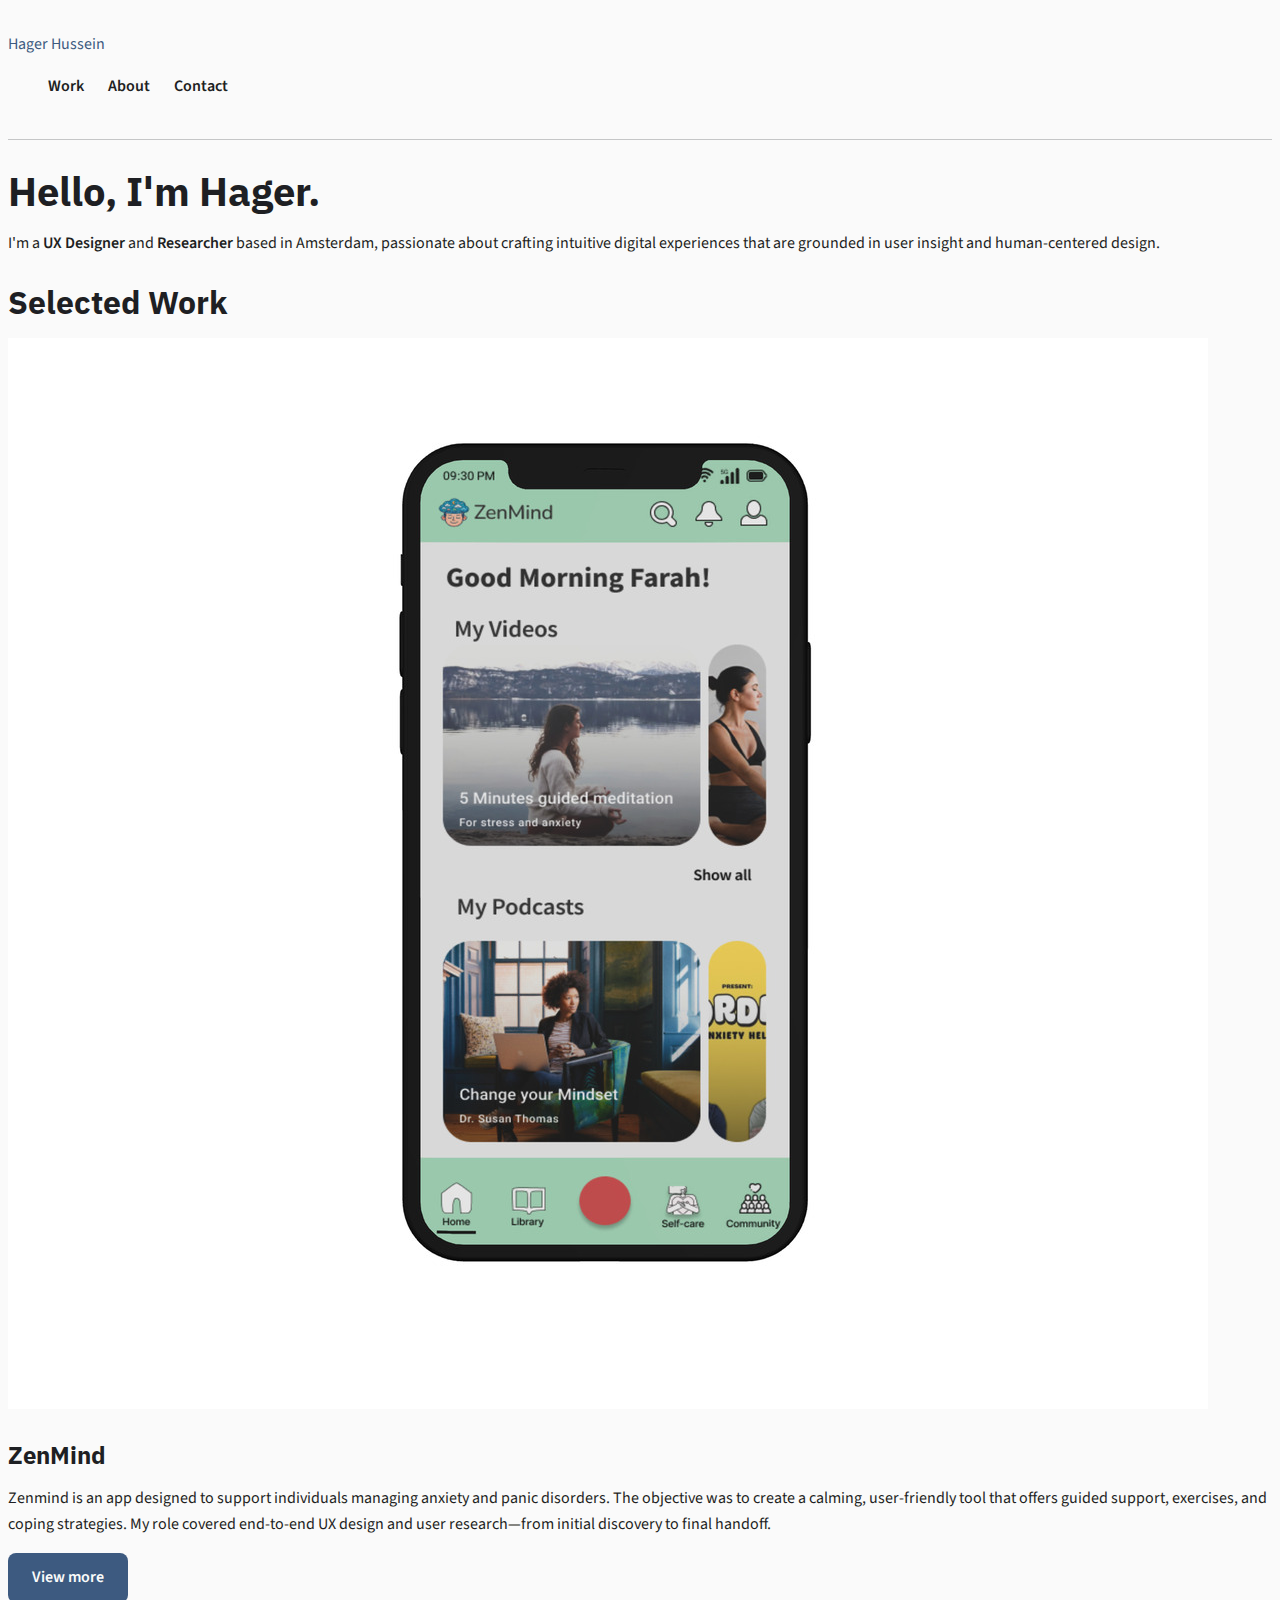
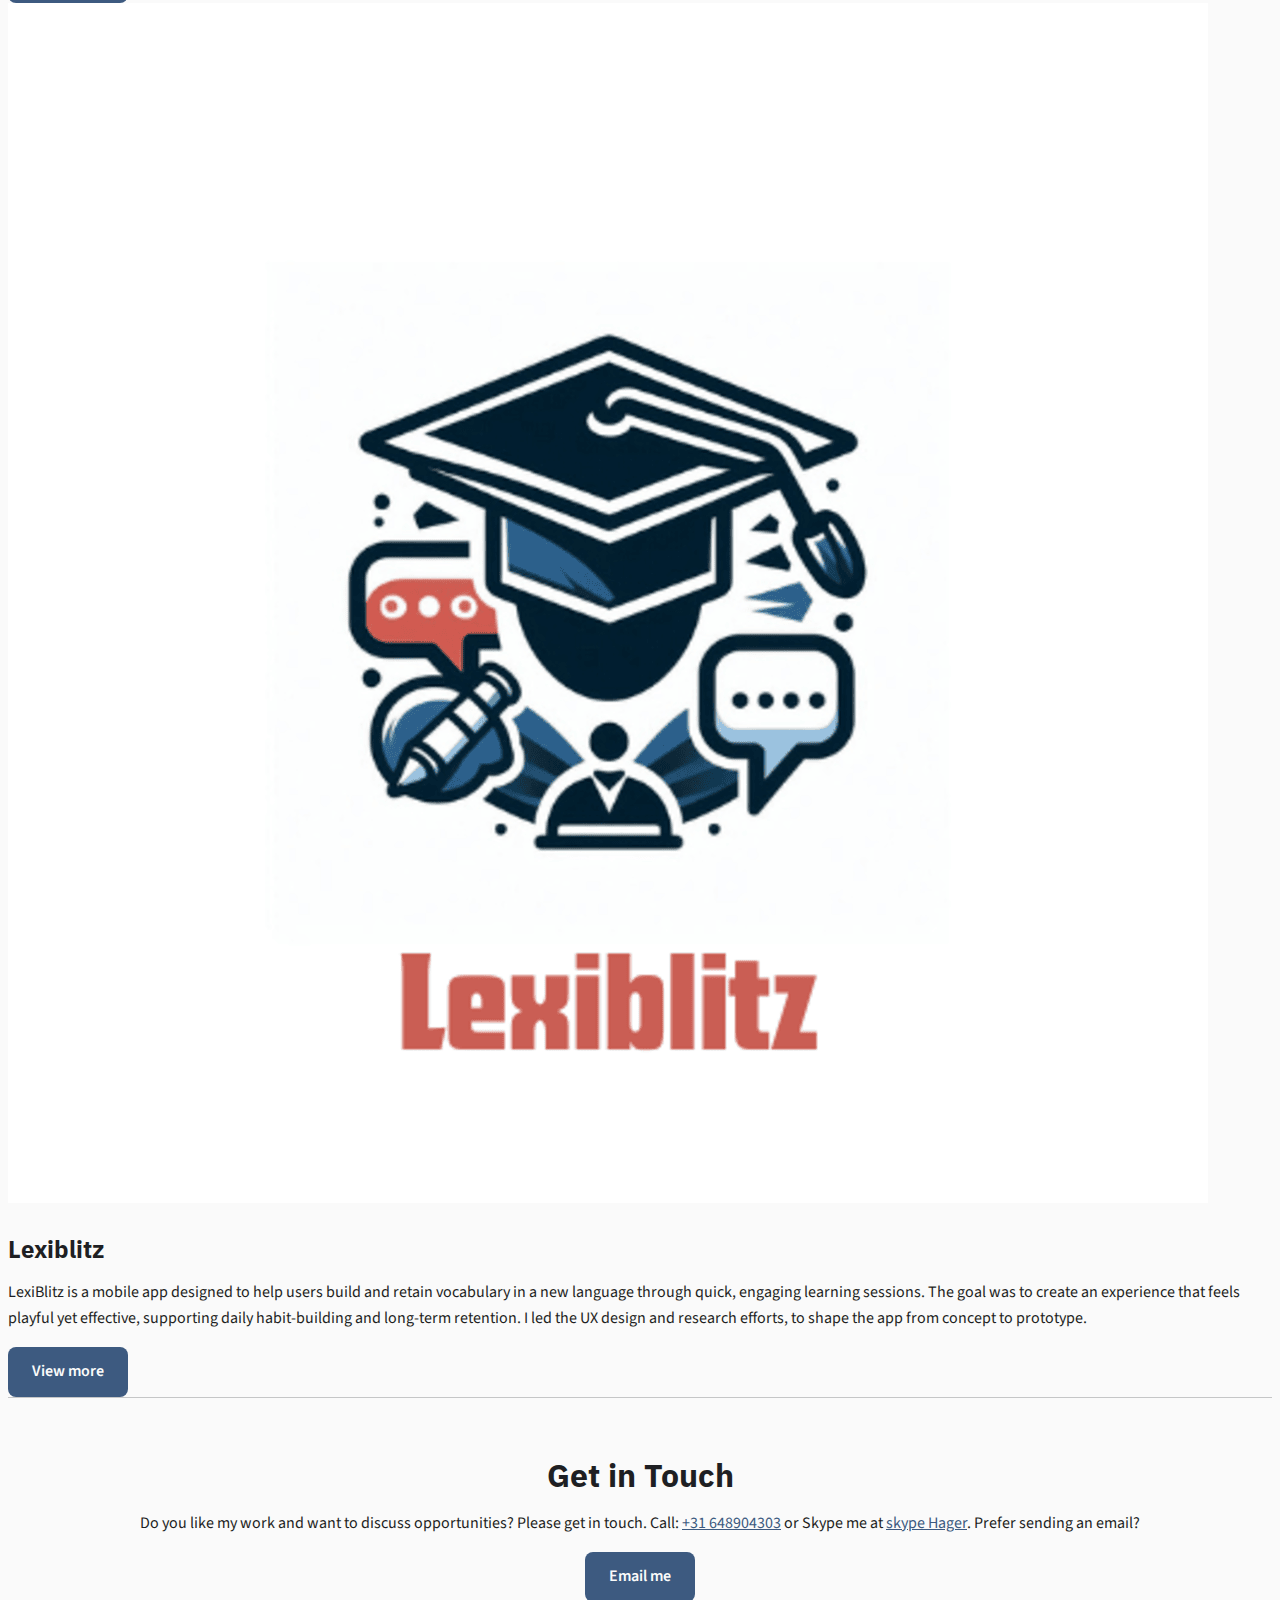
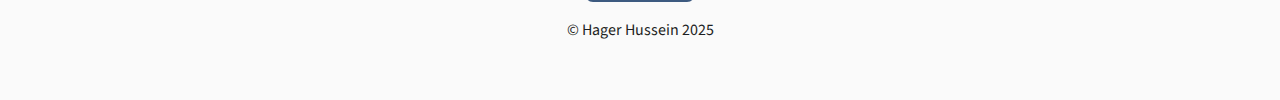
<file: index.html>
<!DOCTYPE html>
<html lang="en" dir="ltr">
  <head>
    <meta charset="UTF-8" />
    <meta name="viewport" content="width=device-width, initial-scale=1.0" />
    <link href="https://fonts.googleapis.com/css2?family=IBM+Plex+Sans:wght@400;700&family=Source+Sans+Pro:wght@300;400;600&display=swap" rel="stylesheet">
    <link rel="stylesheet" href="css/style.css">
    <title>UX portfolio Hager Hussein, Amsterdam</title>
  </head>
  <body>
    <header>
      <div>
        <a href="index.html" class="logo">Hager Hussein</a>
        <nav>
          <ul class="nav-links">
            <li><a href="index.html">Work</a></li>
            <li><a href="about.html">About</a></li>
            <li><a href="#contact">Contact</a></li>
          </ul>
        </nav>
      </div>
    </header>

    <main>
      <section id="hero">
        <div>
          <h1>Hello, I'm Hager.</h1>
          <p>
            I'm a <strong>UX Designer</strong> and <strong>Researcher</strong> based in Amsterdam, passionate about crafting intuitive digital experiences that are grounded in user insight and human-centered design.
          </p>
        </div>
      </section>

      <section id="work">
        <div>
          <h2>Selected Work</h2>

          <div>
            <div>
              <picture>
                <source srcset="img/ZenMind/ZenMind_img_mobile.jpg" media="(max-width:767px)">
                <img src="img/ZenMind/ZenMind_img_desktop.jpg" alt="Zenmind Homepage Phone Render">
              </picture>
            </div>
            <div>
              <h3>ZenMind</h3>
              <p>
                Zenmind is an app designed to support individuals managing anxiety and panic disorders. The objective was to create a calming, user-friendly tool that offers guided support, exercises, and coping strategies. My role covered end-to-end UX design and user research—from initial discovery to final handoff.
              </p>
              <a href="./zenmind.html" class="button secondary">View more</a>
            </div>
          </div>

          <div>
            <div>
              <picture>
                <source srcset="img/Lexiblitz/Lexiblitz_img_mobile.png" media="(max-width:767px)">
                <img src="img/Lexiblitz/Lexiblitz_img_desktop.png" alt="LexiBlitz Logo">
              </picture>
            </div>
            <div>
              <h3>Lexiblitz</h3>
              <p>
                LexiBlitz is a mobile app designed to help users build and retain vocabulary in a new language through quick, engaging learning sessions. The goal was to create an experience that feels playful yet effective, supporting daily habit-building and long-term retention. I led the UX design and research efforts, to shape the app from concept to prototype.
              </p>
              <a href="#" class="button secondary">View more</a>
            </div>
          </div>
        </div>
      </section>
    </main>

    <footer>
      <div id="contact">
        <h2>Get in Touch</h2>
        <p>
          Do you like my work and want to discuss opportunities? Please get in touch. Call: 
          <a href="tel:+31648904303">+31 648904303</a> or Skype me at 
          <a href="skype:myskype">skype Hager</a>. Prefer sending an email?
        </p>
        <a href="mailto:hagarelrashidy@hotmail.com" class="button secondary">Email me</a>
        <div>
          <a href="https://www.linkedin.com/in/hager-hussein/" target="_blank" rel="noopener noreferrer" aria-label="LinkedIn profile">
            <!-- LinkedIn SVG here -->
          </a>

          <a href="https://www.behance.net/hagerhussein4" target="_blank" rel="noopener noreferrer" aria-label="Behance profile">
            <!-- Behance SVG here -->
          </a>

          <p>&copy; Hager Hussein 2025</p>
        </div>
      </div>
    </footer>
  </body>
</html>
</file>
<file: css/style.css>
:root {
  --color-text-primary: #1E1F23; /* Slate Black */
  --color-background-primary: #FAFAFA; /* Pearl White */
  --color-text-muted: #C5C6C7; /* Cool Gray */

  --color-primary: #3D5A80; /* Midnight Blue */
  --color-accent: #E0CBA8; /* Soft Sand */
  --color-secondary: #8B9A6E; /* Muted Olive */

  --font-heading: 'IBM Plex Sans', sans-serif;
  --font-body: 'Source Sans Pro', sans-serif;
}



html {
  scroll-behavior: smooth;
}


body {
  font-family: var(--font-body);
  font-size: 16px;
  font-weight: 400;
  line-height: 1.6;
  background-color: var(--color-background-primary);
  color: var(--color-text-primary);
}


h1, h2, h3 {
  font-family: var(--font-heading);
  font-weight: 700;
  line-height: 1.2;
  margin-bottom: 1rem;
}

h1 {
  font-size: 2.5rem;
}

h2 {
  font-size: 2rem;
}

h3 {
  font-size: 1.5rem;
}

p {
  font-size: 1rem;
  color: var(--color-text-primary);
}

strong {
  font-weight: 600;
}


img {
  max-width: 100%;
}

a {
  color: var(--color-primary);
  text-decoration: none;
}

a:hover,
a:focus {
  color: var(--color-accent);
  text-decoration: underline;
}

a:visited {
  color: var(--color-secondary);
}

a:active {
  color: var(--color-text-primary);
}

header {
  padding: 1.5rem 0;
  border-bottom: 1px solid var(--color-text-muted);
}

.nav-links {
  list-style: none;
  display: flex;
  gap: 1.5rem;
}

.nav-links a {
  text-decoration: none;
  font-weight: 600;
  color: var(--color-slate-black);
}

.nav-links a:hover {
  color: var(--color-midnight-blue);
}


.button {
  display: inline-block;
  padding: 0.75rem 1.5rem;
  font-family: var(--font-body);
  font-size: 1rem;
  font-weight: 600;
  text-align: center;
  border-radius: 8px;
  text-decoration: none;
  border: none;
  cursor: pointer;
  transition: all 0.3s ease;
}

.button.secondary {
  background-color: var(--color-primary);
  color: var(--color-background-primary);
}


.button.secondary:hover {
  background-color: var(--color-soft-sand);
  color: var(--color-slate-black);
}


section#contact {
  background-color: var(--color-accent);
}


footer {
  padding: 2rem 0;
  border-top: 1px solid var(--color-text-muted);
  text-align: center;
  background-color: var(--color-background-primary);
  color: var(--color-text-primary);
}

footer a {
  color: var(--color-primary);
  text-decoration: underline;
}

footer a:hover {
  color: var(--color-secondary);
}
</file>
